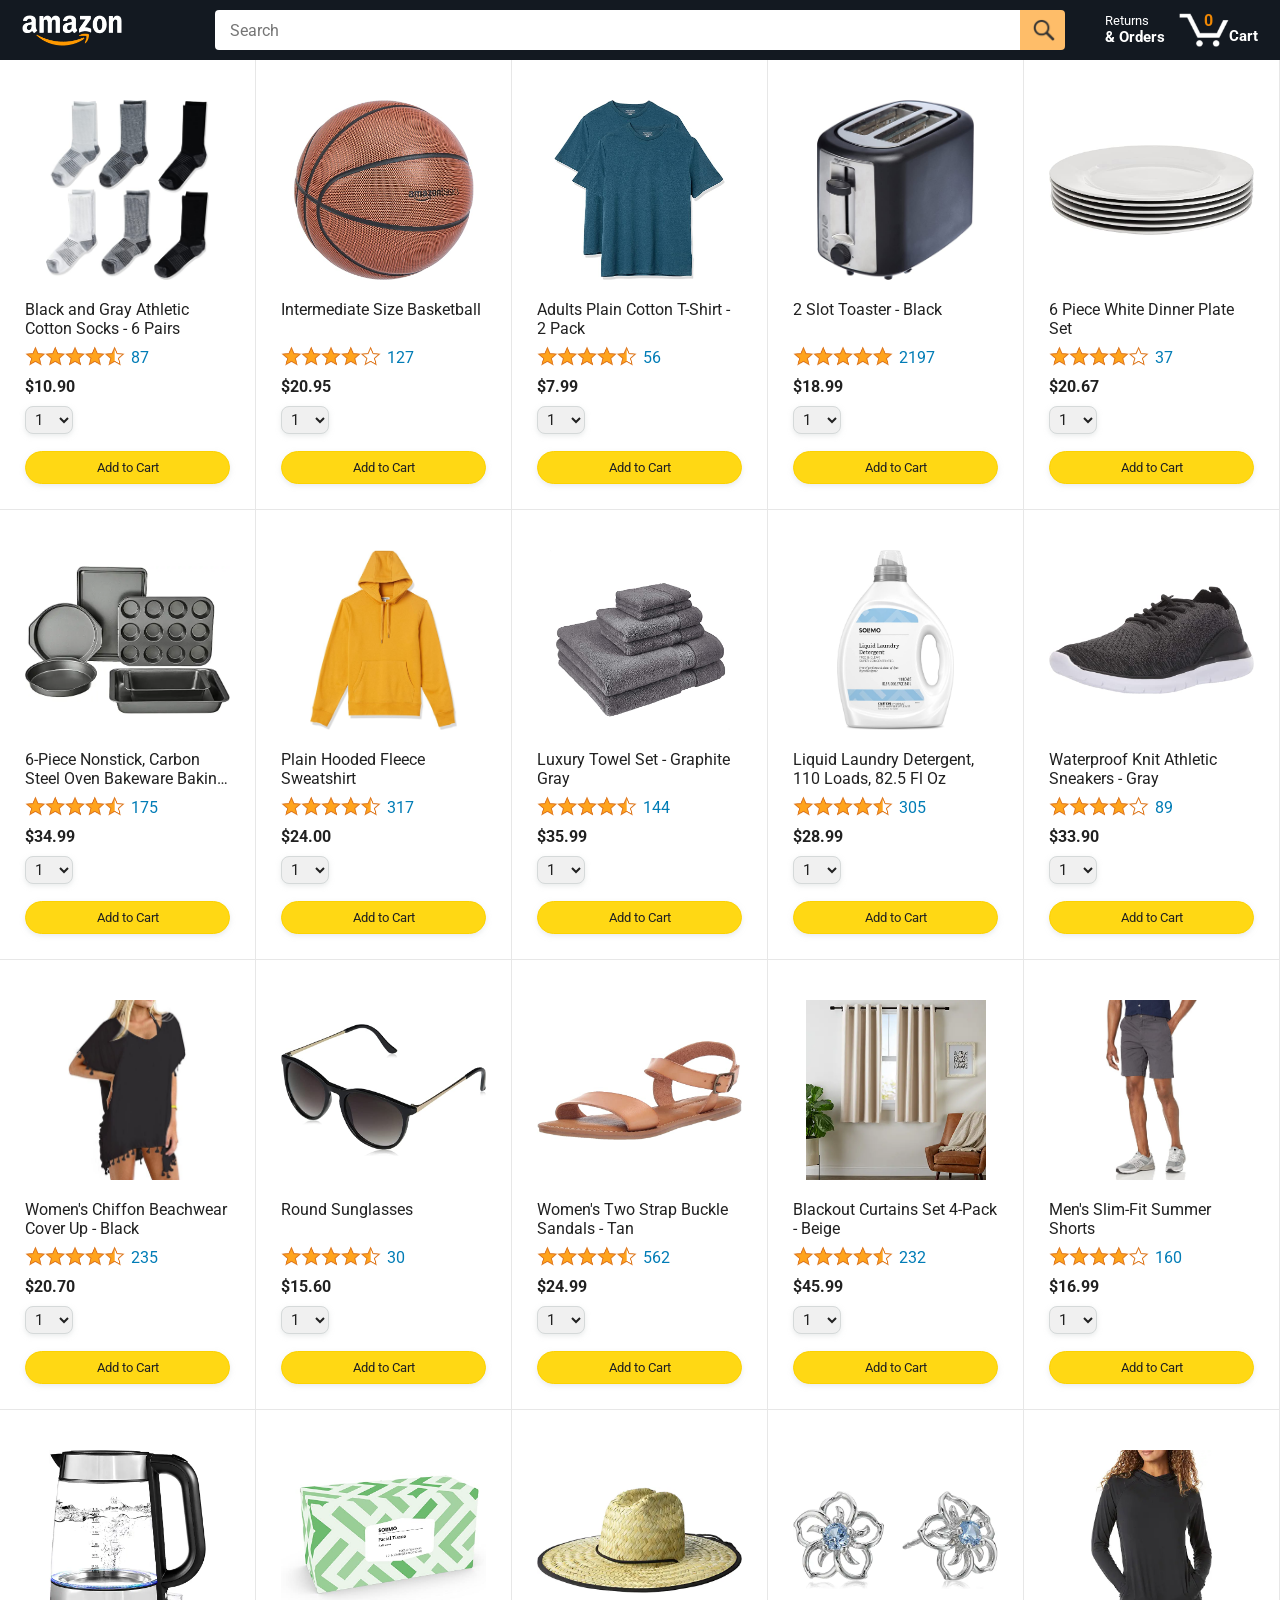
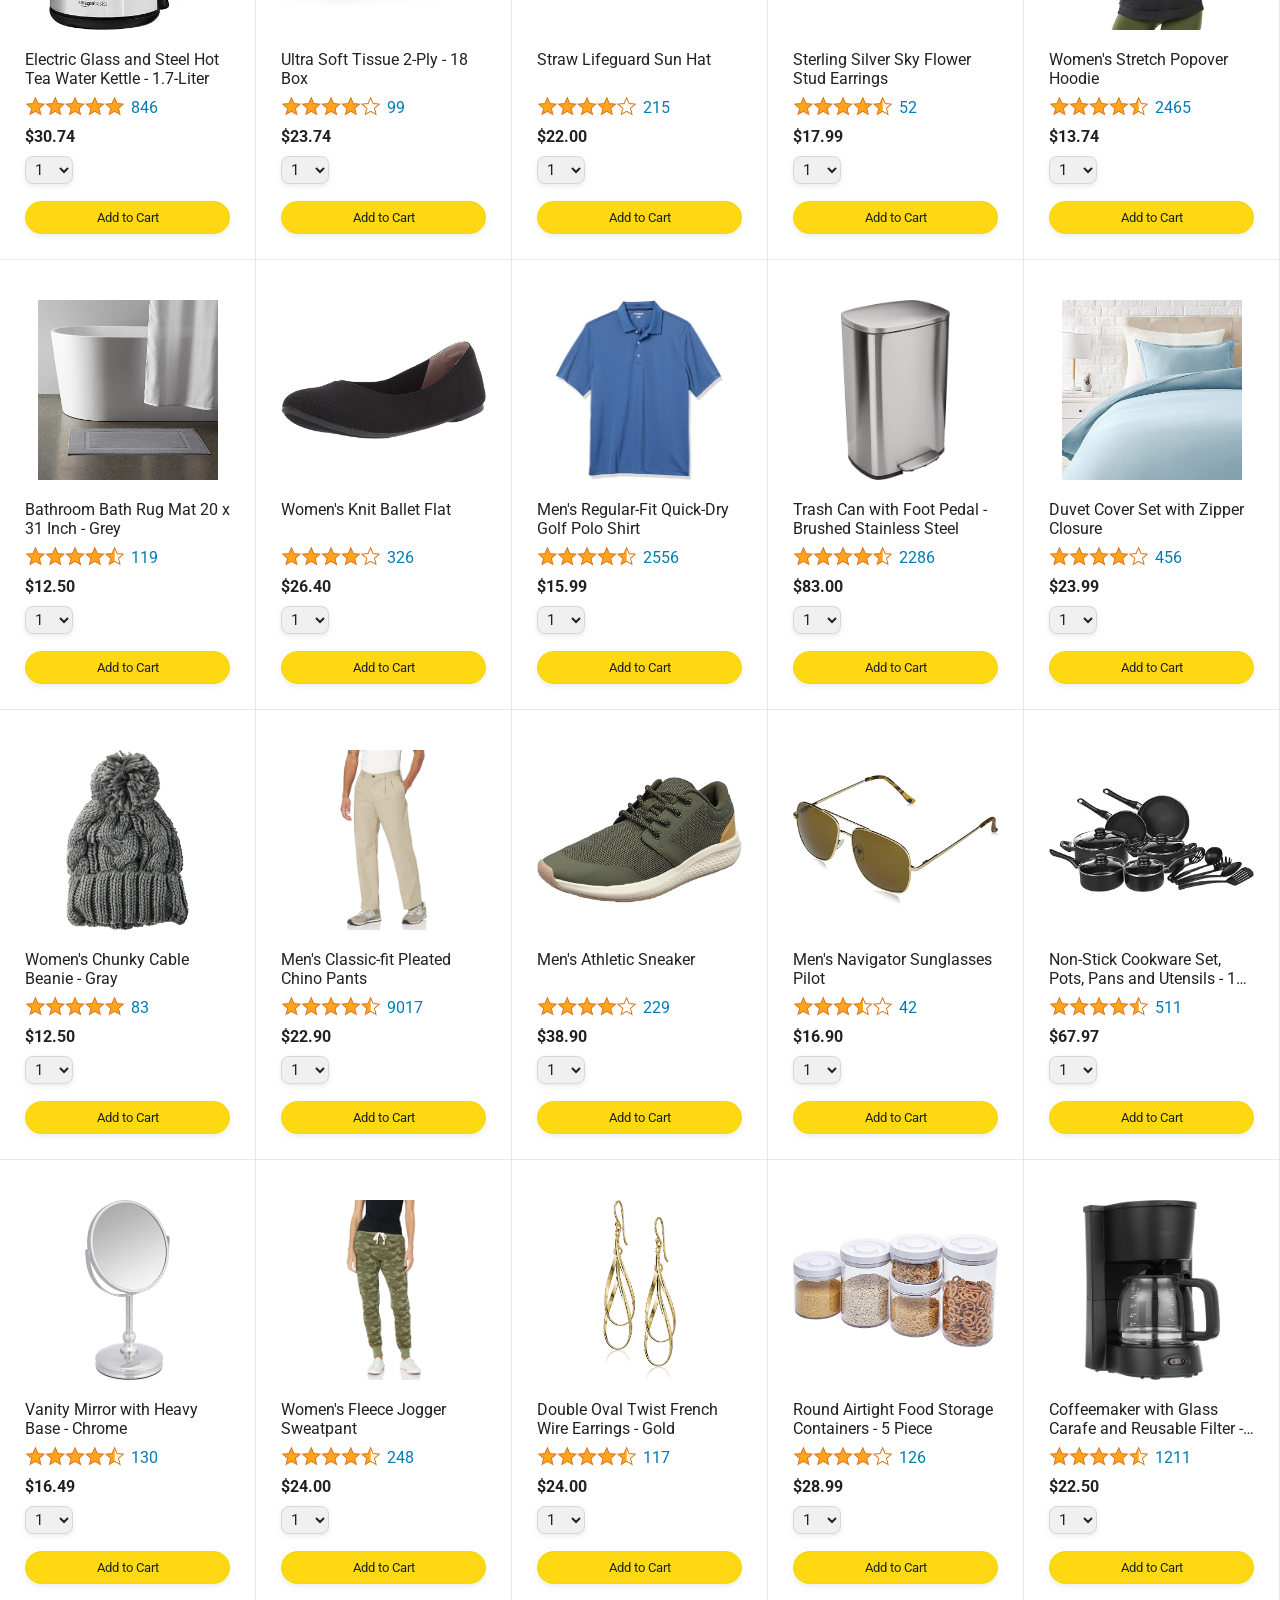
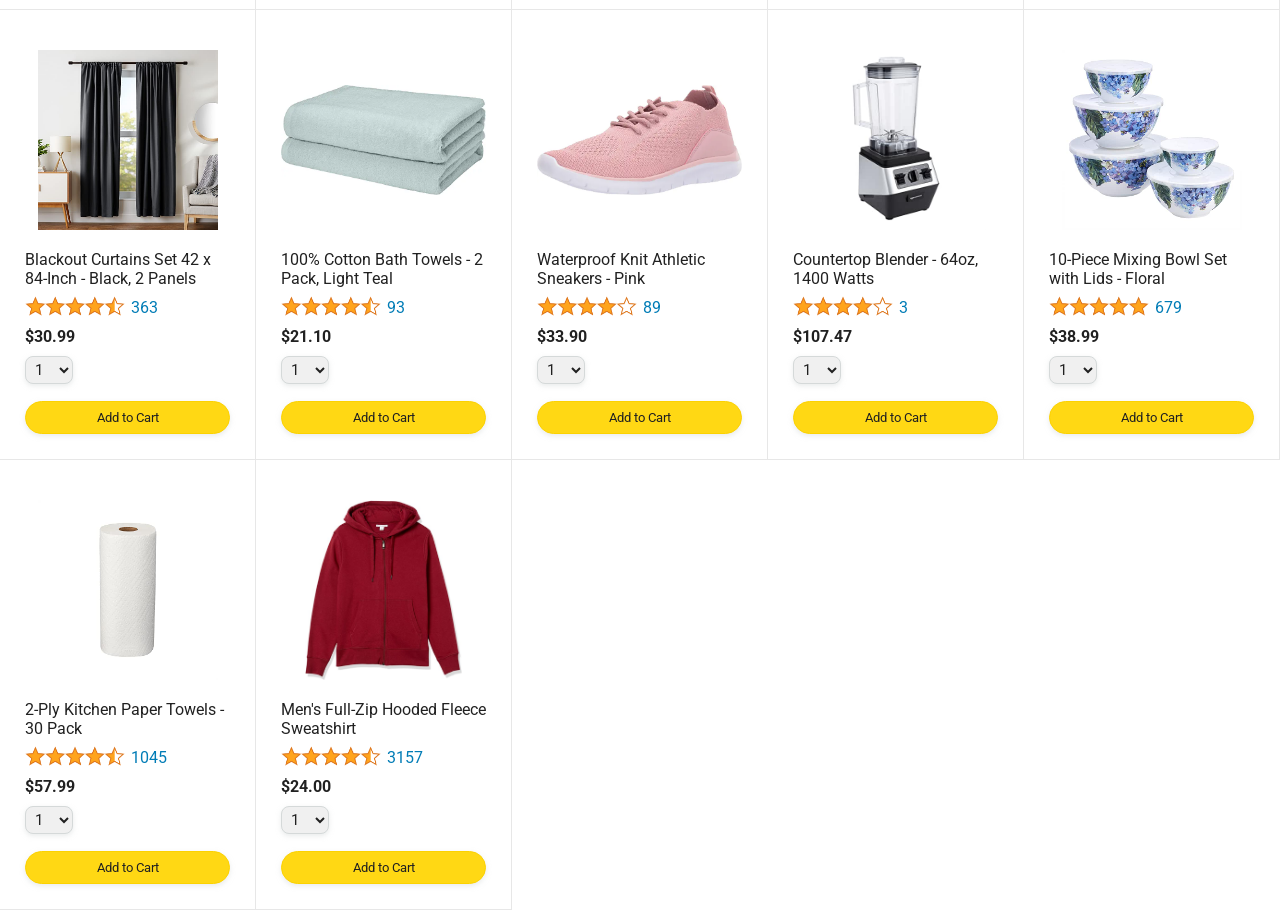
<file: index.html>
<!DOCTYPE html>
<html>
  <head>
    <title>Amazon Project</title>

    <!-- This code is needed for responsive design to work.
      (Responsive design = make the website look good on
      smaller screen sizes like a phone or a tablet). -->
    <meta name="viewport" content="width=device-width, initial-scale=1">

    <!-- Load a font called Roboto from Google Fonts. -->
    <link rel="preconnect" href="https://fonts.googleapis.com">
    <link rel="preconnect" href="https://fonts.gstatic.com" crossorigin>
    <link href="https://fonts.googleapis.com/css2?family=Roboto:wght@400;500;700&display=swap" rel="stylesheet">

    <!-- Here are the CSS files for this page. -->
    <link rel="stylesheet" href="styles/shared/general.css">
    <link rel="stylesheet" href="styles/shared/amazon-header.css">
    <link rel="stylesheet" href="styles/pages/amazon.css">
  </head>
  <body>
    <div class="amazon-header">
      <div class="amazon-header-left-section">
        <a href="index.html" class="header-link">
          <img class="amazon-logo"
            src="images/amazon-logo-white.png">
          <img class="amazon-mobile-logo"
            src="images/amazon-mobile-logo-white.png">
        </a>
      </div>

      <div class="amazon-header-middle-section">
        <input class="search-bar" type="text" placeholder="Search">

        <button class="search-button">
          <img class="search-icon" src="images/icons/search-icon.png">
        </button>
      </div>

      <div class="amazon-header-right-section">
        <a class="orders-link header-link" href="orders.html">
          <span class="returns-text">Returns</span>
          <span class="orders-text">& Orders</span>
        </a>

        <a class="cart-link header-link" href="checkout.html">
          <img class="cart-icon" src="images/icons/cart-icon.png">
          <div class="cart-quantity"></div>
          <div class="cart-text">Cart</div>
        </a>
      </div>
    </div>
    
    <div class="main">
      <div class="products-grid">
      </div>
    </div>

    <script src="script/amazon.js" type="module"></script>
  </body>
</html>
</file>
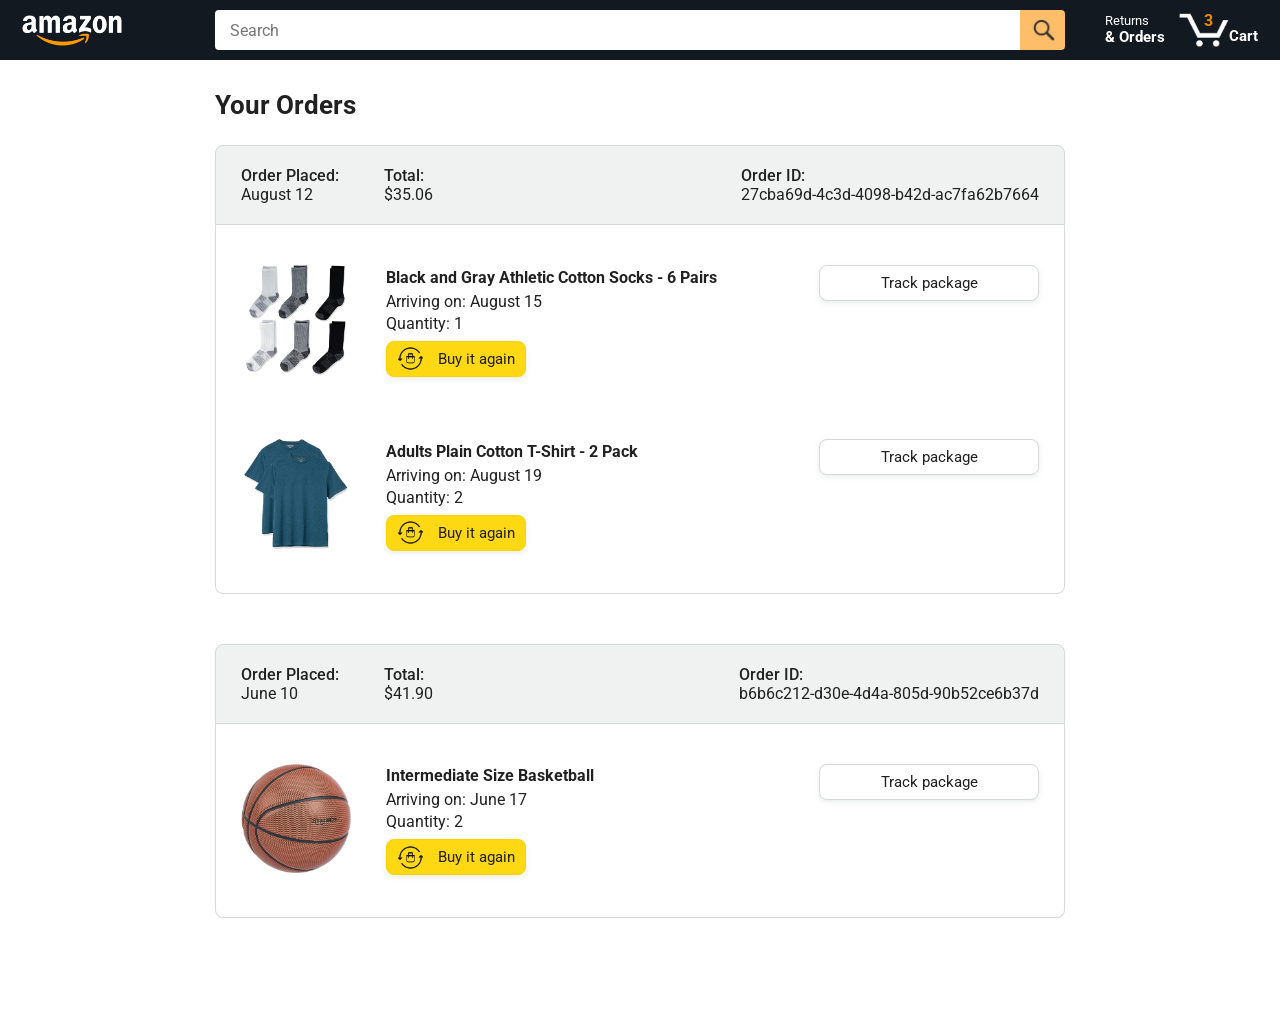
<file: orders.html>
<!DOCTYPE html>
<html>
  <head>
    <title>Orders</title>

    <!-- This code is needed for responsive design to work.
      (Responsive design = make the website look good on
      smaller screen sizes like a phone or a tablet). -->
    <meta name="viewport" content="width=device-width, initial-scale=1">

    <!-- Load a font called Roboto from Google Fonts. -->
    <link rel="preconnect" href="https://fonts.googleapis.com">
    <link rel="preconnect" href="https://fonts.gstatic.com" crossorigin>
    <link href="https://fonts.googleapis.com/css2?family=Roboto:wght@400;500;700&display=swap" rel="stylesheet">

    <!-- Here are the CSS files for this page. -->
    <link rel="stylesheet" href="styles/shared/general.css">
    <link rel="stylesheet" href="styles/shared/amazon-header.css">
    <link rel="stylesheet" href="styles/pages/orders.css">
  </head>
  <body>
    <div class="amazon-header">
      <div class="amazon-header-left-section">
        <a href="index.html" class="header-link">
          <img class="amazon-logo"
            src="images/amazon-logo-white.png">
          <img class="amazon-mobile-logo"
            src="images/amazon-mobile-logo-white.png">
        </a>
      </div>

      <div class="amazon-header-middle-section">
        <input class="search-bar" type="text" placeholder="Search">

        <button class="search-button">
          <img class="search-icon" src="images/icons/search-icon.png">
        </button>
      </div>

      <div class="amazon-header-right-section">
        <a class="orders-link header-link" href="orders.html">
          <span class="returns-text">Returns</span>
          <span class="orders-text">& Orders</span>
        </a>

        <a class="cart-link header-link" href="checkout.html">
          <img class="cart-icon" src="images/icons/cart-icon.png">
          <div class="cart-quantity">3</div>
          <div class="cart-text">Cart</div>
        </a>
      </div>
    </div>

    <div class="main">
      <div class="page-title">Your Orders</div>

      <div class="orders-grid">
        <div class="order-container">
          
          <div class="order-header">
            <div class="order-header-left-section">
              <div class="order-date">
                <div class="order-header-label">Order Placed:</div>
                <div>August 12</div>
              </div>
              <div class="order-total">
                <div class="order-header-label">Total:</div>
                <div>$35.06</div>
              </div>
            </div>

            <div class="order-header-right-section">
              <div class="order-header-label">Order ID:</div>
              <div>27cba69d-4c3d-4098-b42d-ac7fa62b7664</div>
            </div>
          </div>

          <div class="order-details-grid">
            <div class="product-image-container">
              <img src="images/products/athletic-cotton-socks-6-pairs.jpg">
            </div>

            <div class="product-details">
              <div class="product-name">
                Black and Gray Athletic Cotton Socks - 6 Pairs
              </div>
              <div class="product-delivery-date">
                Arriving on: August 15
              </div>
              <div class="product-quantity">
                Quantity: 1
              </div>
              <button class="buy-again-button button-primary">
                <img class="buy-again-icon" src="images/icons/buy-again.png">
                <span class="buy-again-message">Buy it again</span>
              </button>
            </div>

            <div class="product-actions">
              <a href="tracking.html">
                <button class="track-package-button button-secondary">
                  Track package
                </button>
              </a>
            </div>

            <div class="product-image-container">
              <img src="images/products/adults-plain-cotton-tshirt-2-pack-teal.jpg">
            </div>

            <div class="product-details">
              <div class="product-name">
                Adults Plain Cotton T-Shirt - 2 Pack
              </div>
              <div class="product-delivery-date">
                Arriving on: August 19
              </div>
              <div class="product-quantity">
                Quantity: 2
              </div>
              <button class="buy-again-button button-primary">
                <img class="buy-again-icon" src="images/icons/buy-again.png">
                <span class="buy-again-message">Buy it again</span>
              </button>
            </div>

            <div class="product-actions">
              <a href="tracking.html">
                <button class="track-package-button button-secondary">
                  Track package
                </button>
              </a>
            </div>
          </div>
        </div>

        <div class="order-container">

          <div class="order-header">
            <div class="order-header-left-section">
              <div class="order-date">
                <div class="order-header-label">Order Placed:</div>
                <div>June 10</div>
              </div>
              <div class="order-total">
                <div class="order-header-label">Total:</div>
                <div>$41.90</div>
              </div>
            </div>

            <div class="order-header-right-section">
              <div class="order-header-label">Order ID:</div>
              <div>b6b6c212-d30e-4d4a-805d-90b52ce6b37d</div>
            </div>
          </div>

          <div class="order-details-grid">
            <div class="product-image-container">
              <img src="images/products/intermediate-composite-basketball.jpg">
            </div>

            <div class="product-details">
              <div class="product-name">
                Intermediate Size Basketball
              </div>
              <div class="product-delivery-date">
                Arriving on: June 17
              </div>
              <div class="product-quantity">
                Quantity: 2
              </div>
              <button class="buy-again-button button-primary">
                <img class="buy-again-icon" src="images/icons/buy-again.png">
                <span class="buy-again-message">Buy it again</span>
              </button>
            </div>

            <div class="product-actions">
              <a href="tracking.html">
                <button class="track-package-button button-secondary">
                  Track package
                </button>
              </a>
            </div>
          </div>
        </div>
      </div>
    </div>
  </body>
</html>
</file>
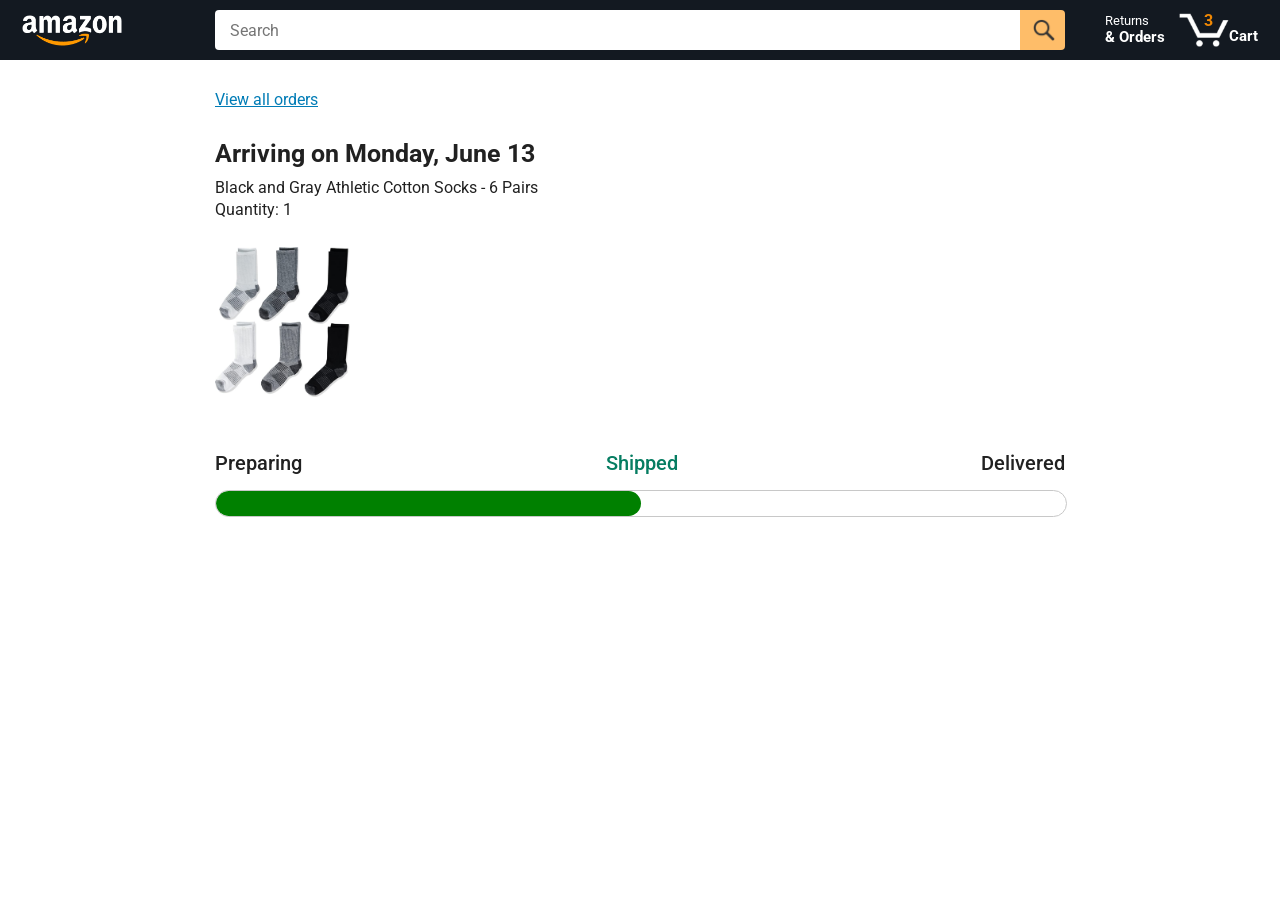
<file: tracking.html>
<!DOCTYPE html>
<html>
  <head>
    <title>Tracking</title>

    <!-- This code is needed for responsive design to work.
      (Responsive design = make the website look good on
      smaller screen sizes like a phone or a tablet). -->
    <meta name="viewport" content="width=device-width, initial-scale=1">

    <!-- Load a font called Roboto from Google Fonts. -->
    <link rel="preconnect" href="https://fonts.googleapis.com">
    <link rel="preconnect" href="https://fonts.gstatic.com" crossorigin>
    <link href="https://fonts.googleapis.com/css2?family=Roboto:wght@400;500;700&display=swap" rel="stylesheet">

    <!-- Here are the CSS files for this page. -->
    <link rel="stylesheet" href="styles/shared/general.css">
    <link rel="stylesheet" href="styles/shared/amazon-header.css">
    <link rel="stylesheet" href="styles/pages/tracking.css">
  </head>
  <body>
    <div class="amazon-header">
      <div class="amazon-header-left-section">
        <a href="amazon.html" class="header-link">
          <img class="amazon-logo"
            src="images/amazon-logo-white.png">
          <img class="amazon-mobile-logo"
            src="images/amazon-mobile-logo-white.png">
        </a>
      </div>

      <div class="amazon-header-middle-section">
        <input class="search-bar" type="text" placeholder="Search">

        <button class="search-button">
          <img class="search-icon" src="images/icons/search-icon.png">
        </button>
      </div>

      <div class="amazon-header-right-section">
        <a class="orders-link header-link" href="orders.html">
          <span class="returns-text">Returns</span>
          <span class="orders-text">& Orders</span>
        </a>

        <a class="cart-link header-link" href="checkout.html">
          <img class="cart-icon" src="images/icons/cart-icon.png">
          <div class="cart-quantity">3</div>
          <div class="cart-text">Cart</div>
        </a>
      </div>
    </div>

    <div class="main">
      <div class="order-tracking">
        <a class="back-to-orders-link link-primary" href="orders.html">
          View all orders
        </a>

        <div class="delivery-date">
          Arriving on Monday, June 13
        </div>

        <div class="product-info">
          Black and Gray Athletic Cotton Socks - 6 Pairs
        </div>

        <div class="product-info">
          Quantity: 1
        </div>

        <img class="product-image" src="images/products/athletic-cotton-socks-6-pairs.jpg">

        <div class="progress-labels-container">
          <div class="progress-label">
            Preparing
          </div>
          <div class="progress-label current-status">
            Shipped
          </div>
          <div class="progress-label">
            Delivered
          </div>
        </div>

        <div class="progress-bar-container">
          <div class="progress-bar"></div>
        </div>
      </div>
    </div>
  </body>
</html>
</file>
<file: styles/shared/general.css>
body {
  font-family: Roboto, Arial;
  color: rgb(33, 33, 33);
  /* The <body> element has a default margin of 8px
     on all sides. This removes the default margins. */
  margin: 0;
}

/* <p> elements have a default margin on the top
   and bottom. This removes the default margins. */
p {
  margin: 0;
}

button {
  cursor: pointer;
}

select {
  cursor: pointer;
}

input, select, button {
  font-family: Roboto, Arial;
}

.button-primary {
  color: rgb(33, 33, 33);
  background-color: rgb(255, 216, 20);
  border: 1px solid rgb(252, 210, 0);
  border-radius: 8px;
  cursor: pointer;
  box-shadow: 0 2px 5px rgba(213, 217, 217, 0.5);
}

.button-primary:hover {
  background-color: rgb(247, 202, 0);
  border: 1px solid rgb(242, 194, 0);
}

.button-primary:active {
  background: rgb(255, 216, 20);
  border-color: rgb(252, 210, 0);
  box-shadow: none;
}

.button-secondary {
  color: rgb(33, 33, 33);
  background: white;
  border: 1px solid rgb(213, 217, 217);
  border-radius: 8px;
  cursor: pointer;
  box-shadow: 0 2px 5px rgba(213, 217, 217, 0.5);
}

.button-secondary:hover {
  background-color: rgb(247, 250, 250);
}

.button-secondary:active {
  background-color: rgb(237, 253, 255);
  box-shadow: none;
}

/* These styles will limit text to 2 lines. Anything
   beyond 2 lines will be replaced with "..."
   You can find this code by using an A.I. tool or by
   searching in Google.
   https://css-tricks.com/almanac/properties/l/line-clamp/ */
.limit-text-to-2-lines {
  display: -webkit-box;
  -webkit-line-clamp: 2;
  -webkit-box-orient: vertical;
  overflow: hidden;
}

.link-primary {
  color: rgb(1, 124, 182);
  cursor: pointer;
}

.link-primary:hover {
  color: rgb(196, 80, 0);
}

/* Styles for dropdown selectors. */
select {
  color: rgb(33, 33, 33);
  background-color: rgb(240, 240, 240);
  border: 1px solid rgb(213, 217, 217);
  border-radius: 8px;
  padding: 3px 5px;
  font-size: 15px;
  cursor: pointer;
  box-shadow: 0 2px 5px rgba(213, 217, 217, 0.5);
}

select:focus,
input:focus {
  outline: 2px solid rgb(255, 153, 0);
}
</file>
<file: styles/shared/amazon-header.css>
.amazon-header {
  background-color: rgb(19, 25, 33);
  color: white;
  padding-left: 15px;
  padding-right: 15px;

  display: flex;
  align-items: center;
  justify-content: space-between;

  position: fixed;
  top: 0;
  left: 0;
  right: 0;
  height: 60px;
}

.amazon-header-left-section {
  width: 180px;
}

@media (max-width: 800px) {
  .amazon-header-left-section {
    width: unset;
  }
}

.header-link {
  display: inline-block;
  padding: 6px;
  border-radius: 2px;
  cursor: pointer;
  text-decoration: none;
  border: 1px solid rgba(0, 0, 0, 0);
}

.header-link:hover {
  border: 1px solid white;
}

.amazon-logo {
  width: 100px;
  margin-top: 5px;
}

.amazon-mobile-logo {
  display: none;
}

@media (max-width: 575px) {
  .amazon-logo {
    display: none;
  }

  .amazon-mobile-logo {
    display: block;
    height: 35px;
    margin-top: 5px;
  }
}

.amazon-header-middle-section {
  flex: 1;
  max-width: 850px;
  margin-left: 10px;
  margin-right: 10px;
  display: flex;
}

.search-bar {
  flex: 1;
  width: 0;
  font-size: 16px;
  height: 38px;
  padding-left: 15px;
  border: none;
  border-top-left-radius: 4px;
  border-bottom-left-radius: 4px;
  border-top-right-radius: 0;
  border-bottom-right-radius: 0;
}

.search-button {
  background-color: rgb(254, 189, 105);
  border: none;
  width: 45px;
  height: 40px;
  border-top-right-radius: 4px;
  border-bottom-right-radius: 4px;
  flex-shrink: 0;
}

.search-icon {
  height: 22px;
  margin-left: 2px;
  margin-top: 3px;
}

.amazon-header-right-section {
  width: 180px;
  flex-shrink: 0;
  display: flex;
  justify-content: end;
}

.orders-link {
  color: white;
}

.returns-text {
  display: block;
  font-size: 13px;
}

.orders-text {
  display: block;
  font-size: 15px;
  font-weight: 700;
}

.cart-link {
  color: white;
  display: flex;
  align-items: center;
  position: relative;
}

.cart-icon {
  width: 50px;
}

.cart-text {
  margin-top: 12px;
  font-size: 15px;
  font-weight: 700;
}

.cart-quantity {
  color: rgb(240, 136, 4);
  font-size: 16px;
  font-weight: 700;

  position: absolute;
  top: 4px;
  left: 22px;
  
  width: 26px;
  text-align: center;
}
</file>
<file: styles/pages/amazon.css>
.main {
  margin-top: 60px;
}

.products-grid {
  display: grid;
  grid-template-columns: repeat(8, 1fr);
}

@media (max-width: 2000px) {
  .products-grid {
    grid-template-columns: repeat(7, 1fr);
  }
}

@media (max-width: 1600px) {
  .products-grid {
    grid-template-columns: repeat(6, 1fr);
  }
}

@media (max-width: 1300px) {
  .products-grid {
    grid-template-columns: repeat(5, 1fr);
  }
}

@media (max-width: 1000px) {
  .products-grid {
    grid-template-columns: repeat(4, 1fr);
  }
}

@media (max-width: 800px) {
  .products-grid {
    grid-template-columns: repeat(3, 1fr);
  }
}

@media (max-width: 575px) {
  .products-grid {
    grid-template-columns: repeat(2, 1fr);
  }
}

@media (max-width: 450px) {
  .products-grid {
    grid-template-columns: 1fr;
  }
}

.product-container {
  padding-top: 40px;
  padding-bottom: 25px;
  padding-left: 25px;
  padding-right: 25px;

  border-right: 1px solid rgb(231, 231, 231);
  border-bottom: 1px solid rgb(231, 231, 231);

  display: flex;
  flex-direction: column;
}

.product-image-container {
  display: flex;
  justify-content: center;
  align-items: center;

  height: 180px;
  margin-bottom: 20px;
}

.product-image {
  max-width: 100%;
  max-height: 100%;
}

.product-name {
  height: 40px;
  margin-bottom: 5px;
}

.product-rating-container {
  display: flex;
  align-items: center;
  margin-bottom: 10px;
}

.product-rating-stars {
  width: 100px;
  margin-right: 6px;
}

.product-rating-count {
  color: rgb(1, 124, 182);
  cursor: pointer;
  margin-top: 3px;
}

.product-price {
  font-weight: 700;
  margin-bottom: 10px;
}

.product-quantity-container {
  margin-bottom: 17px;
}

.product-spacer {
  flex: 1;
}

.added-to-cart {
  color: rgb(6, 125, 98);
  font-size: 15px;
  display: flex;
  align-items: center;
  margin-bottom: 8px;
}

.added-to-cart img {
  height: 20px;
  margin-right: 5px;
}

.add-to-cart-button {
  width: 100%;
  padding: 8px;
  border-radius: 50px;
}

.hidden {
  display: none;
}
</file>
<file: styles/pages/orders.css>
.main {
  max-width: 850px;
  margin-top: 90px;
  margin-bottom: 100px;
  padding-left: 20px;
  padding-right: 20px;

  /* margin-left: auto;
     margin-right auto;
     Is a trick for centering an element horizontally
     without needing a container. */
  margin-left: auto;
  margin-right: auto;
}

.page-title {
  font-weight: 700;
  font-size: 26px;
  margin-bottom: 25px;
}

.orders-grid {
  display: grid;
  grid-template-columns: 1fr;
  row-gap: 50px;
}

.order-header {
  background-color: rgb(240, 242, 242);
  border: 1px solid rgb(213, 217, 217);

  display: flex;
  align-items: center;
  justify-content: space-between;

  padding: 20px 25px;
  border-top-left-radius: 8px;
  border-top-right-radius: 8px;
}

.order-header-left-section {
  display: flex;
  flex-shrink: 0;
}

.order-header-label {
  font-weight: 500;
}

.order-date,
.order-total {
  margin-right: 45px;
}

.order-header-right-section {
  flex-shrink: 1;
}

@media (max-width: 575px) {
  .order-header {
    flex-direction: column;
    align-items: start;
    line-height: 23px;
    padding: 15px;
  }

  .order-header-left-section {
    flex-direction: column;
  }

  .order-header-label {
    margin-right: 5px;
  }

  .order-date,
  .order-total {
    display: grid;
    grid-template-columns: auto 1fr;
    margin-right: 0;
  }

  .order-header-right-section {
    display: grid;
    grid-template-columns: auto 1fr;
  }
}

.order-details-grid {
  padding: 40px 25px;
  border: 1px solid rgb(213, 217, 217);
  border-top: none;
  border-bottom-left-radius: 8px;
  border-bottom-right-radius: 8px;

  display: grid;
  grid-template-columns: 110px 1fr 220px;
  column-gap: 35px;
  row-gap: 60px;
  align-items: center;
}

@media (max-width: 800px) {
  .order-details-grid {
    grid-template-columns: 110px 1fr;
    row-gap: 0;
    padding-bottom: 8px;
  }
}

@media (max-width: 450px) {
  .order-details-grid {
    grid-template-columns: 1fr;
  }
}

.product-image-container {
  text-align: center;
}

.product-image-container img {
  max-width: 110px;
  max-height: 110px;
}

.product-name {
  font-weight: 700;
  margin-bottom: 5px;
}

.product-delivery-date {
  margin-bottom: 3px;
}

.product-quantity {
  margin-bottom: 8px;
}

.buy-again-button {
  font-size: 15px;
  width: 140px;
  height: 36px;
  border-radius: 8px;

  display: flex;
  align-items: center;
  justify-content: center;
}

.buy-again-icon {
  width: 25px;
  margin-right: 15px;
}

.product-actions {
  align-self: start;
}

.track-package-button {
  width: 100%;
  font-size: 15px;
  padding: 8px;
}

@media (max-width: 800px) {
  .buy-again-button {
    margin-bottom: 10px;
  }

  .product-actions {
    /* grid-column: 2 means this element will be placed
       in column 2 in the grid. (Normally, the column that
       an element is placed in is determined by the order
       of the elements in the HTML. grid-column overrides
       this default ordering). */
    grid-column: 2;
    margin-bottom: 30px;
  }

  .track-package-button {
    width: 140px;
  }
}

@media (max-width: 450px) {
  .product-image-container {
    text-align: center;
    margin-bottom: 25px;
  }

  .product-image-container img {
    max-width: 150px;
    max-height: 150px;
  }

  .product-name {
    margin-bottom: 10px;
  }

  .product-quantity {
    margin-bottom: 15px;
  }

  .buy-again-button {
    width: 100%;
    margin-bottom: 15px;
  }

  .product-actions {
    /* grid-column: auto; undos grid-column: 2; from above.
       This element will now be placed in its normal column
       in the grid. */
    grid-column: auto;
    margin-bottom: 70px;
  }

  .track-package-button {
    width: 100%;
    padding: 12px;
  }
}
</file>
<file: styles/pages/tracking.css>
.main {
  max-width: 850px;
  margin-top: 90px;
  margin-bottom: 100px;
  padding-left: 30px;
  padding-right: 30px;

  /* margin-left: auto;
     margin-right auto;
     Is a trick for centering an element horizontally
     without needing a container. */
  margin-left: auto;
  margin-right: auto;
}

.back-to-orders-link {
  display: inline-block;
  margin-bottom: 30px;
}

.delivery-date {
  font-size: 25px;
  font-weight: 700;
  margin-bottom: 10px;
}

.product-info {
  margin-bottom: 3px;
}

.product-image {
  max-width: 150px;
  max-height: 150px;
  margin-top: 25px;
  margin-bottom: 50px;
}

.progress-labels-container {
  display: flex;
  justify-content: space-between;
  font-size: 20px;
  font-weight: 500;
  margin-bottom: 15px;
}

.current-status {
  color: rgb(6, 125, 98);
}

@media (max-width: 575px) {
  .progress-labels-container {
    font-size: 16px;
  }
}

@media (max-width: 450px) {
  .progress-labels-container {
    flex-direction: column;
    margin-bottom: 5px;
  }

  .progress-label {
    margin-bottom: 3px;
  }
}

.progress-bar-container {
  height: 25px;
  width: 100%;

  border: 1px solid rgb(200, 200, 200);
  border-radius: 50px;
  overflow: hidden;
}

.progress-bar {
  height: 100%;
  background-color: green;
  border-radius: 50px;
  width: 50%;
}
</file>
